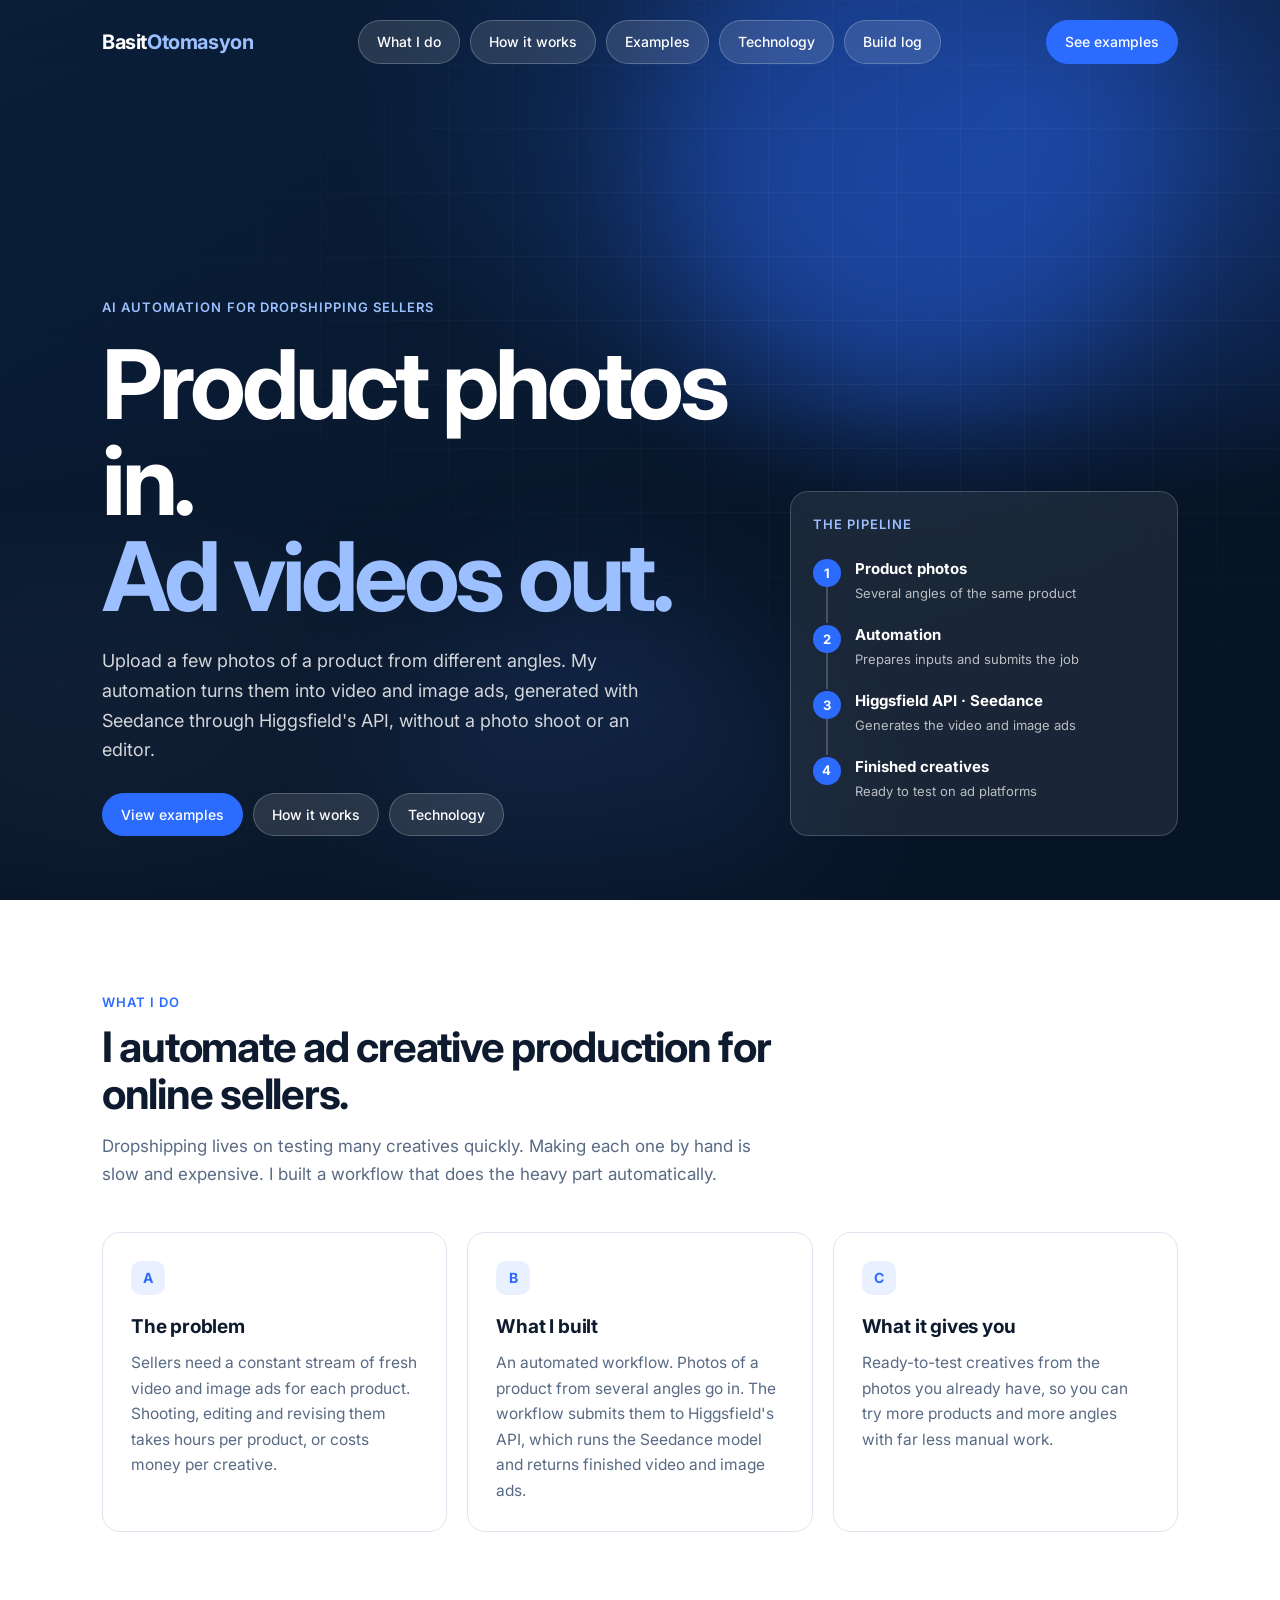
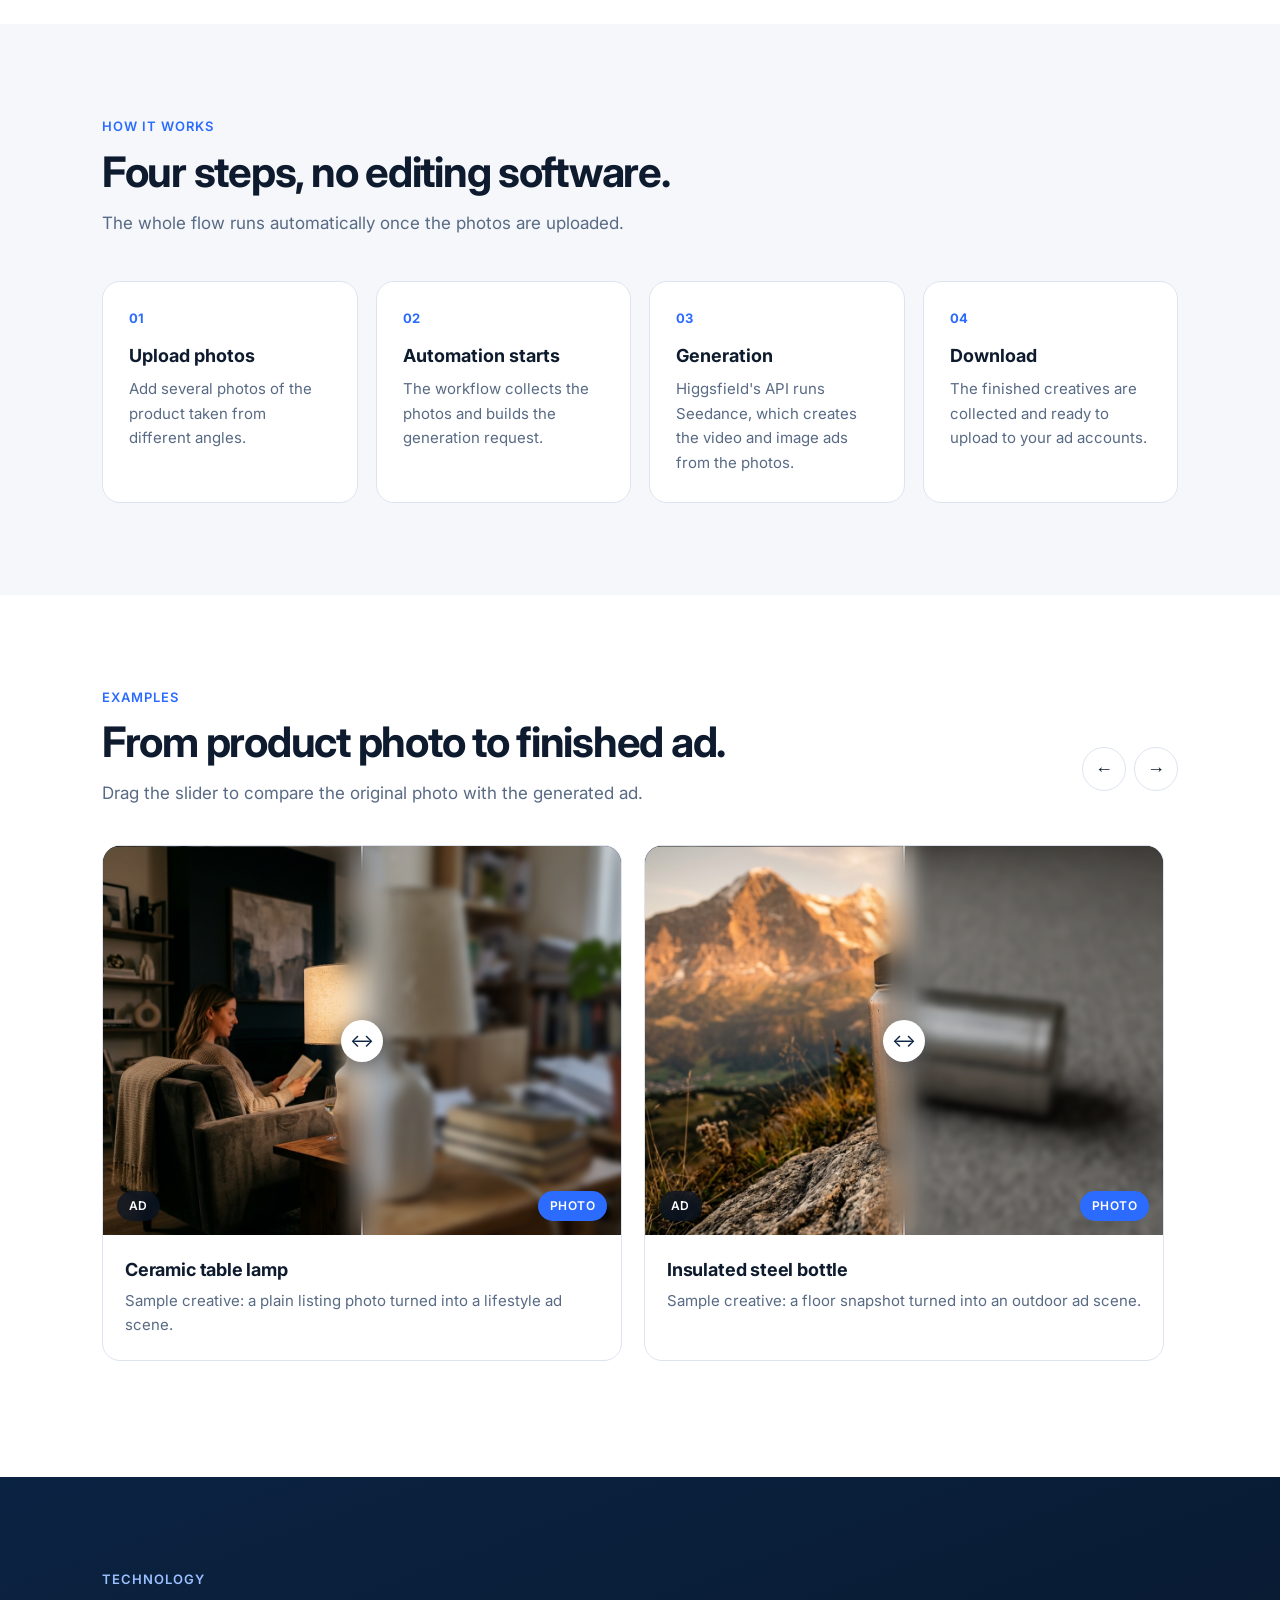
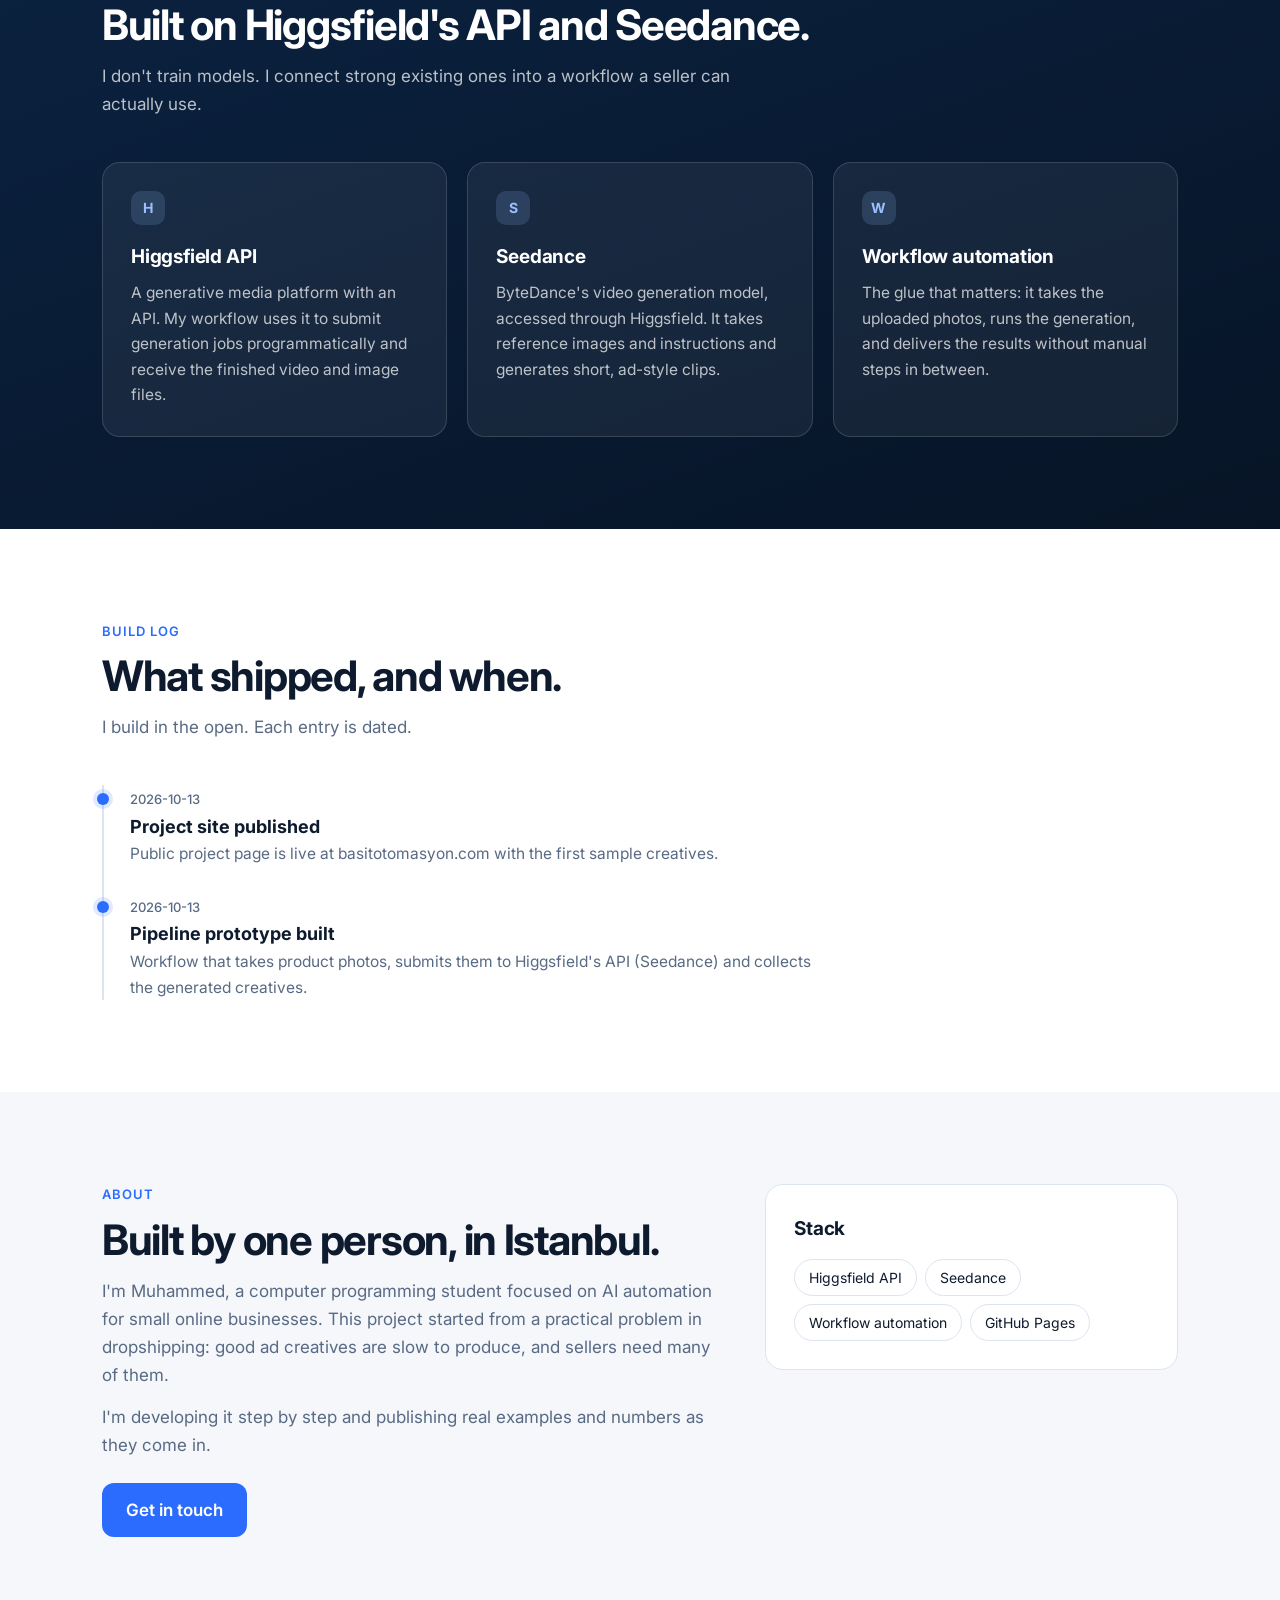
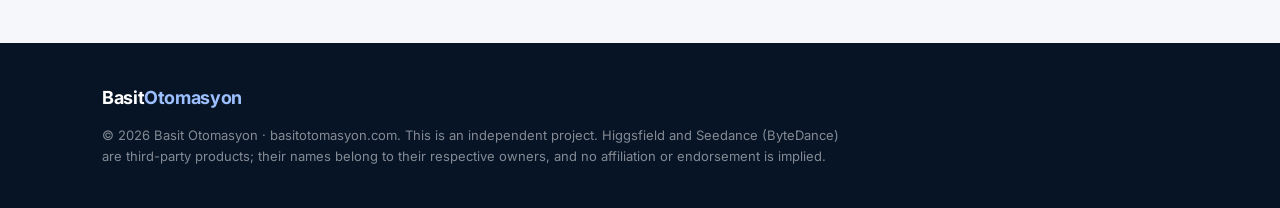
<file: index.html>
<!doctype html>
<html lang="en">
<head>
<meta charset="utf-8">
<meta name="viewport" content="width=device-width, initial-scale=1">
<title>Basit Otomasyon — Product photos in, ad videos out</title>
<meta name="description" content="AI automation that turns a few product photos into ready-to-run video and image ads for dropshipping sellers, built on Higgsfield's API and the Seedance model.">
<meta name="theme-color" content="#0B2342">
<meta property="og:title" content="Basit Otomasyon — Product photos in, ad videos out">
<meta property="og:description" content="Automated video and image ads for dropshipping sellers, from a few product photos.">
<meta property="og:type" content="website">
<meta property="og:url" content="https://basitotomasyon.com/">
<meta property="og:site_name" content="Basit Otomasyon">
<meta name="twitter:card" content="summary">
<meta name="twitter:title" content="Basit Otomasyon — Product photos in, ad videos out">
<meta name="twitter:description" content="Automated video and image ads for dropshipping sellers, from a few product photos.">
<link rel="canonical" href="https://basitotomasyon.com/">
<link rel="icon" href="favicon.svg" type="image/svg+xml">
<link rel="preconnect" href="https://fonts.googleapis.com">
<link rel="preconnect" href="https://fonts.gstatic.com" crossorigin>
<link href="https://fonts.googleapis.com/css2?family=Inter:wght@400;500;600;700&display=swap" rel="stylesheet">
<link rel="stylesheet" href="style.css">
<noscript><style>.reveal{opacity:1!important;transform:none!important}</style></noscript>
</head>
<body>
<a class="skip" href="#what">Skip to content</a>

<!-- ============ HERO ============ -->
<section class="hero" id="top" style="padding:0">
  <div class="hero-media"></div>
  <div class="hero-grid"></div>

  <header class="top">
    <div class="wrap bar">
      <a class="brand" href="#top">Basit<b>Otomasyon</b></a>
      <ul class="menu">
        <li><a class="pill" href="#what">What I do</a></li>
        <li><a class="pill" href="#how">How it works</a></li>
        <li><a class="pill" href="#examples">Examples</a></li>
        <li><a class="pill" href="#tech">Technology</a></li>
        <li><a class="pill" href="#log">Build log</a></li>
      </ul>
      <a class="pill solid" href="#examples">See examples</a>
    </div>
  </header>

  <div class="hero-inner">
    <div>
      <span class="kicker">AI automation for dropshipping sellers</span>
      <h1>Product photos in.<br><span>Ad videos out.</span></h1>
      <p class="lead">Upload a few photos of a product from different angles. My automation turns them into video and image ads, generated with Seedance through Higgsfield's API, without a photo shoot or an editor.</p>
      <div class="cta">
        <a class="pill solid" href="#examples">View examples</a>
        <a class="pill" href="#how">How it works</a>
        <a class="pill" href="#tech">Technology</a>
      </div>
    </div>
    <aside class="glass" aria-label="Pipeline overview">
      <h3>The pipeline</h3>
      <ol class="flow">
        <li><i>1</i><div><strong>Product photos</strong><span>Several angles of the same product</span></div></li>
        <li><i>2</i><div><strong>Automation</strong><span>Prepares inputs and submits the job</span></div></li>
        <li><i>3</i><div><strong>Higgsfield API · Seedance</strong><span>Generates the video and image ads</span></div></li>
        <li><i>4</i><div><strong>Finished creatives</strong><span>Ready to test on ad platforms</span></div></li>
      </ol>
    </aside>
  </div>
</section>

<main>

<!-- ============ WHAT I DO ============ -->
<section id="what">
  <div class="wrap">
    <div class="eyebrow reveal">What I do</div>
    <h2 class="reveal">I automate ad creative production for online sellers.</h2>
    <p class="sub reveal">Dropshipping lives on testing many creatives quickly. Making each one by hand is slow and expensive. I built a workflow that does the heavy part automatically.</p>
    <div class="cols3">
      <div class="box reveal"><div class="n">A</div><h3>The problem</h3><p>Sellers need a constant stream of fresh video and image ads for each product. Shooting, editing and revising them takes hours per product, or costs money per creative.</p></div>
      <div class="box reveal"><div class="n">B</div><h3>What I built</h3><p>An automated workflow. Photos of a product from several angles go in. The workflow submits them to Higgsfield's API, which runs the Seedance model and returns finished video and image ads.</p></div>
      <div class="box reveal"><div class="n">C</div><h3>What it gives you</h3><p>Ready-to-test creatives from the photos you already have, so you can try more products and more angles with far less manual work.</p></div>
    </div>
  </div>
</section>

<!-- ============ HOW IT WORKS ============ -->
<section id="how" class="alt">
  <div class="wrap">
    <div class="eyebrow reveal">How it works</div>
    <h2 class="reveal">Four steps, no editing software.</h2>
    <p class="sub reveal">The whole flow runs automatically once the photos are uploaded.</p>
    <div class="steps">
      <div class="step reveal"><h3>Upload photos</h3><p>Add several photos of the product taken from different angles.</p></div>
      <div class="step reveal"><h3>Automation starts</h3><p>The workflow collects the photos and builds the generation request.</p></div>
      <div class="step reveal"><h3>Generation</h3><p>Higgsfield's API runs Seedance, which creates the video and image ads from the photos.</p></div>
      <div class="step reveal"><h3>Download</h3><p>The finished creatives are collected and ready to upload to your ad accounts.</p></div>
    </div>
  </div>
</section>

<!-- ============ EXAMPLES ============ -->
<section id="examples">
  <div class="wrap">
    <div class="carousel-head">
      <div>
        <div class="eyebrow reveal">Examples</div>
        <h2 class="reveal">From product photo to finished ad.</h2>
        <p class="sub reveal" style="margin-bottom:28px">Drag the slider to compare the original photo with the generated ad.</p>
      </div>
      <div class="arrows" id="arrows">
        <button id="prev" aria-label="Previous example">&larr;</button>
        <button id="next" aria-label="Next example">&rarr;</button>
      </div>
    </div>
    <div class="track" id="track"></div>
  </div>
</section>

<!-- ============ TECHNOLOGY ============ -->
<section id="tech" class="dark">
  <div class="wrap">
    <div class="eyebrow reveal">Technology</div>
    <h2 class="reveal">Built on Higgsfield's API and Seedance.</h2>
    <p class="sub reveal">I don't train models. I connect strong existing ones into a workflow a seller can actually use.</p>
    <div class="cols3">
      <div class="box reveal"><div class="n">H</div><h3>Higgsfield API</h3><p>A generative media platform with an API. My workflow uses it to submit generation jobs programmatically and receive the finished video and image files.</p></div>
      <div class="box reveal"><div class="n">S</div><h3>Seedance</h3><p>ByteDance's video generation model, accessed through Higgsfield. It takes reference images and instructions and generates short, ad-style clips.</p></div>
      <div class="box reveal"><div class="n">W</div><h3>Workflow automation</h3><p>The glue that matters: it takes the uploaded photos, runs the generation, and delivers the results without manual steps in between.</p></div>
    </div>
  </div>
</section>

<!-- ============ RESULTS (hidden until data.js has stats) ============ -->
<section id="results" class="alt" hidden>
  <div class="wrap">
    <div class="eyebrow">Results</div>
    <h2>Measured, not promised.</h2>
    <p class="sub">Numbers from real runs of the workflow.</p>
    <div class="stats" id="statsGrid"></div>
  </div>
</section>

<!-- ============ BUILD LOG ============ -->
<section id="log">
  <div class="wrap">
    <div class="eyebrow reveal">Build log</div>
    <h2 class="reveal">What shipped, and when.</h2>
    <p class="sub reveal">I build in the open. Each entry is dated.</p>
    <ul class="log" id="logList"></ul>
  </div>
</section>

<!-- ============ ABOUT ============ -->
<section id="about" class="alt">
  <div class="wrap about-grid">
    <div>
      <div class="eyebrow reveal">About</div>
      <h2 class="reveal">Built by one person, in Istanbul.</h2>
      <p class="reveal">I'm Muhammed, a computer programming student focused on AI automation for small online businesses. This project started from a practical problem in dropshipping: good ad creatives are slow to produce, and sellers need many of them.</p>
      <p class="reveal">I'm developing it step by step and publishing real examples and numbers as they come in.</p>
      <p id="contactRow" hidden><a class="btn" id="contactBtn" href="#">Get in touch</a></p>
    </div>
    <div class="box reveal">
      <h3 style="margin-bottom:14px">Stack</h3>
      <div class="chips"><span>Higgsfield API</span><span>Seedance</span><span>Workflow automation</span><span>GitHub Pages</span></div>
    </div>
  </div>
</section>

</main>

<footer>
  <div class="wrap">
    <a class="brand" href="#top">Basit<b>Otomasyon</b></a>
    <p>© <span id="yr"></span> Basit Otomasyon · basitotomasyon.com. This is an independent project. Higgsfield and Seedance (ByteDance) are third-party products; their names belong to their respective owners, and no affiliation or endorsement is implied.</p>
  </div>
</footer>

<script src="data.js"></script>
<script src="app.js"></script>
</body>
</html>
</file>
<file: style.css>
:root{
  --ink:#071426; --navy:#0B2342; --navy2:#123764;
  --blue:#2B6CFF; --blue-d:#1F55D6; --sky:#9CC0FF;
  --paper:#F5F7FB; --white:#fff;
  --text:#0E1B2E; --muted:#586A84; --line:#DDE4EF;
  --radius:18px;
}
*{box-sizing:border-box;margin:0;padding:0}
html{scroll-behavior:smooth}
body{background:var(--white);color:var(--text);font:16px/1.65 "Inter",system-ui,-apple-system,"Segoe UI",Roboto,sans-serif;-webkit-font-smoothing:antialiased}
a{color:inherit}
img,video{max-width:100%}
.wrap{max-width:1120px;margin:0 auto;padding:0 22px}
[hidden]{display:none!important}

/* ---------- Header / pills ---------- */
.pill{display:inline-flex;align-items:center;gap:6px;padding:9px 18px;border-radius:99px;font-size:14px;font-weight:500;text-decoration:none;color:#fff;background:rgba(255,255,255,.12);border:1px solid rgba(255,255,255,.22);backdrop-filter:blur(10px);-webkit-backdrop-filter:blur(10px);transition:background .2s,transform .2s}
.pill:hover{background:rgba(255,255,255,.22)}
.pill.solid{background:var(--blue);border-color:var(--blue)}
.pill.solid:hover{background:var(--blue-d)}
header.top{position:absolute;inset:0 0 auto 0;z-index:5}
header.top .bar{display:flex;align-items:center;justify-content:space-between;height:84px}
.brand{font-weight:700;font-size:20px;letter-spacing:-.02em;text-decoration:none;color:#fff}
.brand b{color:var(--sky);font-weight:700}
.menu{display:flex;gap:10px;list-style:none}
@media(max-width:860px){.menu{display:none}}

/* ---------- Hero ---------- */
.hero{position:relative;min-height:100vh;min-height:100svh;display:flex;align-items:flex-end;color:#fff;overflow:hidden;
  background:
    radial-gradient(1100px 650px at 80% 12%, rgba(43,108,255,.55), transparent 62%),
    radial-gradient(900px 600px at 8% 95%, rgba(156,192,255,.22), transparent 60%),
    linear-gradient(160deg,var(--navy),var(--ink) 72%);}
.hero-media{position:absolute;inset:0;z-index:0}
.hero-media::before,.hero-media::after{content:"";position:absolute;border-radius:50%;filter:blur(70px);opacity:.55;animation:drift 18s ease-in-out infinite alternate}
.hero-media::before{width:520px;height:520px;background:#2B6CFF;top:-120px;right:8%}
.hero-media::after{width:420px;height:420px;background:#4F8BFF;bottom:-140px;left:30%;animation-duration:24s;opacity:.35}
@keyframes drift{from{transform:translate(0,0) scale(1)}to{transform:translate(-60px,40px) scale(1.15)}}
.hero-grid{position:absolute;inset:0;z-index:1;background-image:linear-gradient(rgba(255,255,255,.05) 1px,transparent 1px),linear-gradient(90deg,rgba(255,255,255,.05) 1px,transparent 1px);background-size:64px 64px;-webkit-mask-image:radial-gradient(ellipse at 70% 30%,#000 10%,transparent 70%);mask-image:radial-gradient(ellipse at 70% 30%,#000 10%,transparent 70%)}
.hero-video{position:absolute;inset:0;width:100%;height:100%;object-fit:cover;z-index:0}
.hero::after{content:"";position:absolute;inset:0;z-index:2;background:linear-gradient(to top,rgba(7,20,38,.9),rgba(7,20,38,.15) 55%,rgba(7,20,38,.35))}
.hero-inner{position:relative;z-index:3;width:100%;display:grid;grid-template-columns:1.25fr .75fr;gap:40px;align-items:end;padding:140px 22px 64px;max-width:1120px;margin:0 auto}
.kicker{display:inline-block;font-size:13px;letter-spacing:.08em;text-transform:uppercase;color:var(--sky);margin-bottom:18px;font-weight:600}
h1{font-size:clamp(44px,8vw,96px);line-height:1;letter-spacing:-.045em;font-weight:700;margin-bottom:22px}
h1 span{color:var(--sky)}
.hero p.lead{max-width:560px;color:rgba(255,255,255,.82);font-size:18px;margin-bottom:28px}
.hero .cta{display:flex;flex-wrap:wrap;gap:10px}
.glass{background:rgba(255,255,255,.08);border:1px solid rgba(255,255,255,.18);backdrop-filter:blur(16px);-webkit-backdrop-filter:blur(16px);border-radius:var(--radius);padding:22px}
.glass h3{font-size:13px;letter-spacing:.08em;text-transform:uppercase;color:var(--sky);margin-bottom:14px;font-weight:600}
.flow{list-style:none;display:grid;gap:0}
.flow li{display:flex;gap:14px;align-items:flex-start;padding:10px 0;position:relative}
.flow li:not(:last-child)::after{content:"";position:absolute;left:13px;top:38px;bottom:-8px;width:2px;background:rgba(255,255,255,.2)}
.flow i{flex:none;width:28px;height:28px;border-radius:50%;background:var(--blue);display:grid;place-items:center;font-style:normal;font-size:13px;font-weight:700}
.flow strong{display:block;font-size:15px;line-height:1.3}
.flow span{font-size:13px;color:rgba(255,255,255,.7)}
@media(max-width:900px){.hero-inner{grid-template-columns:1fr;padding-top:120px}}

/* ---------- Sections ---------- */
section{padding:92px 0}
section.alt{background:var(--paper)}
section.dark{background:linear-gradient(160deg,var(--navy),var(--ink));color:#fff}
.eyebrow{font-size:13px;letter-spacing:.08em;text-transform:uppercase;color:var(--blue);font-weight:600;margin-bottom:10px}
.dark .eyebrow{color:var(--sky)}
h2{font-size:clamp(28px,4vw,42px);line-height:1.12;letter-spacing:-.03em;margin-bottom:14px;max-width:760px}
.sub{color:var(--muted);max-width:660px;margin-bottom:44px;font-size:17px}
.dark .sub{color:rgba(255,255,255,.72)}

.cols3{display:grid;grid-template-columns:repeat(auto-fit,minmax(260px,1fr));gap:20px}
.box{background:var(--white);border:1px solid var(--line);border-radius:var(--radius);padding:28px}
.alt .box{background:var(--white)}
.box .n{display:inline-grid;place-items:center;width:34px;height:34px;border-radius:10px;background:rgba(43,108,255,.1);color:var(--blue);font-weight:700;font-size:14px;margin-bottom:16px}
.box h3{font-size:19px;letter-spacing:-.01em;margin-bottom:8px}
.box p{color:var(--muted);font-size:15.5px}
.dark .box{background:rgba(255,255,255,.06);border-color:rgba(255,255,255,.14)}
.dark .box p{color:rgba(255,255,255,.72)}
.dark .box .n{background:rgba(156,192,255,.16);color:var(--sky)}

.steps{display:grid;grid-template-columns:repeat(auto-fit,minmax(230px,1fr));gap:18px;counter-reset:s}
.step{background:var(--white);border:1px solid var(--line);border-radius:var(--radius);padding:26px;position:relative}
.step::before{counter-increment:s;content:"0" counter(s);font-size:13px;font-weight:700;color:var(--blue);display:block;margin-bottom:12px}
.step h3{font-size:18px;margin-bottom:6px}
.step p{color:var(--muted);font-size:15px}

/* ---------- Carousel + compare slider ---------- */
.carousel-head{display:flex;justify-content:space-between;align-items:flex-end;gap:20px;flex-wrap:wrap;margin-bottom:6px}
.arrows{display:flex;gap:8px;margin-bottom:44px}
.arrows button{width:44px;height:44px;border-radius:50%;border:1px solid var(--line);background:#fff;color:var(--text);font-size:18px;cursor:pointer;transition:background .2s}
.arrows button:hover{background:var(--paper)}
.track{display:flex;gap:22px;overflow-x:auto;scroll-snap-type:x mandatory;padding:4px 22px 24px;margin:0 -22px;scrollbar-width:thin}
.slide{flex:0 0 min(520px,86vw);scroll-snap-align:start;background:#fff;border:1px solid var(--line);border-radius:var(--radius);overflow:hidden}
.cmp{position:relative;aspect-ratio:var(--ratio,1/1);background:var(--ink);overflow:hidden;user-select:none;-webkit-user-select:none;--pos:50%}
.cmp .layer{position:absolute;inset:0}
.cmp .layer img,.cmp .layer video{width:100%;height:100%;object-fit:cover;display:block}
.cmp .before img,.cmp.demo .before{filter:blur(3px) brightness(.85);transform:scale(1.04)}
.cmp .after{clip-path:inset(0 calc(100% - var(--pos)) 0 0)}
.cmp .handle::before{content:"";position:absolute;top:0;bottom:0;left:-36px;width:72px;backdrop-filter:blur(14px);-webkit-backdrop-filter:blur(14px);background:rgba(255,255,255,.08);-webkit-mask-image:linear-gradient(90deg,transparent,#000 35%,#000 65%,transparent);mask-image:linear-gradient(90deg,transparent,#000 35%,#000 65%,transparent)}
.cmp .handle{position:absolute;top:0;bottom:0;left:var(--pos);width:2px;background:#fff;transform:translateX(-1px);box-shadow:0 0 0 1px rgba(7,20,38,.25);pointer-events:none}
.cmp .handle::after{content:"\2194";position:absolute;top:50%;left:50%;transform:translate(-50%,-50%);width:42px;height:42px;border-radius:50%;background:#fff;color:var(--navy);display:grid;place-items:center;font-size:18px;box-shadow:0 6px 20px rgba(7,20,38,.35)}
.cmp input[type=range]{position:absolute;inset:0;width:100%;height:100%;opacity:0;cursor:ew-resize;margin:0;-webkit-appearance:none;appearance:none}
.cmp .tagl,.cmp .tagr{position:absolute;bottom:14px;font-size:12px;font-weight:600;letter-spacing:.04em;text-transform:uppercase;padding:5px 12px;border-radius:99px;background:rgba(7,20,38,.72);color:#fff;pointer-events:none;backdrop-filter:blur(6px)}
.cmp .tagl{left:14px}.cmp .tagr{right:14px;background:var(--blue)}
.cmp.demo .before{background:linear-gradient(135deg,#DCE3EE,#B9C5D8)}
.cmp.demo .after{background:radial-gradient(500px 360px at 70% 20%,#3F7BFF,transparent 65%),linear-gradient(160deg,var(--navy2),var(--ink))}
.cmp.demo .layer span{position:absolute;top:18px;font-weight:600;font-size:15px;letter-spacing:.02em}
.cmp.demo .before span{left:18px;color:#4A5A74}
.cmp.demo .after span{right:18px;color:#CFE0FF}
.slide .meta{padding:20px 22px 22px}
.slide .meta h3{font-size:18px;letter-spacing:-.01em}
.slide .meta p{color:var(--muted);font-size:15px;margin-top:4px}
.angles{display:flex;gap:8px;margin-top:14px;align-items:center}
.angles small{font-size:12px;color:var(--muted);text-transform:uppercase;letter-spacing:.06em;margin-right:4px}
.angles img{width:46px;height:46px;border-radius:8px;object-fit:cover;border:1px solid var(--line)}
.note{margin-top:6px;font-size:14px;color:var(--muted)}

/* ---------- Stats / log / about ---------- */
.stats{display:grid;grid-template-columns:repeat(auto-fit,minmax(220px,1fr));gap:18px}
.stat{background:#fff;border:1px solid var(--line);border-radius:var(--radius);padding:28px}
.stat strong{display:block;font-size:44px;letter-spacing:-.04em;color:var(--blue);line-height:1.1}
.stat span{color:var(--muted);font-size:15px}
.log{list-style:none;border-left:2px solid var(--line);padding-left:26px;display:grid;gap:26px;max-width:720px}
.log li{position:relative}
.log li::before{content:"";position:absolute;left:-33px;top:8px;width:12px;height:12px;border-radius:50%;background:var(--blue);box-shadow:0 0 0 4px rgba(43,108,255,.15)}
.log time{font-size:13px;color:var(--muted);font-weight:500}
.log h3{font-size:18px}
.log p{color:var(--muted);font-size:15.5px}
.about-grid{display:grid;grid-template-columns:1.2fr .8fr;gap:44px;align-items:start}
@media(max-width:860px){.about-grid{grid-template-columns:1fr}}
.about-grid p{color:var(--muted);margin-bottom:14px;font-size:17px}
.chips{display:flex;flex-wrap:wrap;gap:8px}
.chips span{border:1px solid var(--line);background:#fff;padding:6px 14px;border-radius:99px;font-size:14px;color:var(--text)}
.btn{display:inline-block;background:var(--blue);color:#fff;font-weight:600;padding:13px 24px;border-radius:12px;text-decoration:none;margin-top:10px}
.btn:hover{background:var(--blue-d)}

footer{background:var(--ink);color:rgba(255,255,255,.68);padding:40px 0;font-size:14px}
footer .brand{font-size:18px}
footer p{max-width:760px;margin-top:12px;font-size:13px;color:rgba(255,255,255,.5)}

.reveal{opacity:0;transform:translateY(18px);transition:opacity .7s ease,transform .7s ease}
.reveal.in{opacity:1;transform:none}
@media(prefers-reduced-motion:reduce){
  .hero-media::before,.hero-media::after{animation:none}
  .reveal{opacity:1;transform:none;transition:none}
  html{scroll-behavior:auto}
}

/* ---------- Accessibility ---------- */
.skip{position:absolute;left:-999px;top:8px;z-index:10;background:var(--blue);color:#fff;padding:10px 16px;border-radius:8px;text-decoration:none}
.skip:focus{left:12px}
a:focus-visible,button:focus-visible{outline:3px solid var(--sky);outline-offset:3px}
.cmp:focus-within{outline:3px solid var(--sky);outline-offset:-3px}
.mobile-nav{display:none}
</file>
